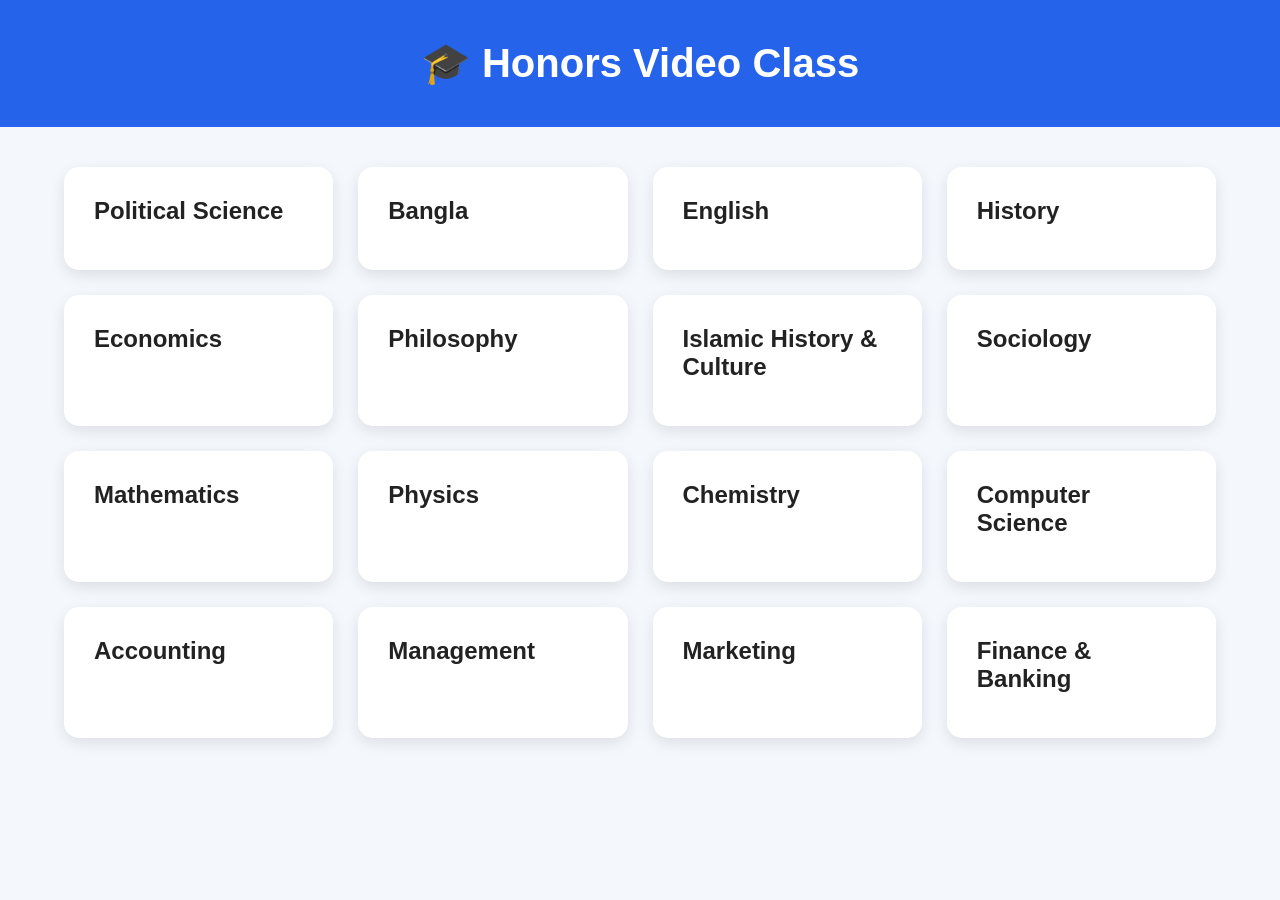
<file: index.html>
<!DOCTYPE html>
<html lang="en">
<head>
    <meta charset="UTF-8">
    <meta name="viewport" content="width=device-width, initial-scale=1.0">
    <title>Honors Video Class</title>
    <link rel="stylesheet" href="style.css">
</head>
<body>

    <header>
        <h1>🎓 Honors Video Class</h1>
    </header>

    <section class="subjects">

        <a href="versity.html" class="card">
            <h2>Political Science</h2>
        </a>

        <a href="bangla.html" class="card">
            <h2>Bangla</h2>
        </a>

        <a href="english.html" class="card">
            <h2>English</h2>
        </a>

        <a href="history/history.html" class="card">
            <h2>History</h2>
        </a>

        <a href="#" class="card">
            <h2>Economics</h2>
        </a>

        <a href="#" class="card">
            <h2>Philosophy</h2>
        </a>

        <a href="#" class="card">
            <h2>Islamic History & Culture</h2>
        </a>

        <a href="#" class="card">
            <h2>Sociology</h2>
        </a>

        <a href="#" class="card">
            <h2>Mathematics</h2>
        </a>

        <a href="#" class="card">
            <h2>Physics</h2>
        </a>

        <a href="#" class="card">
            <h2>Chemistry</h2>
        </a>

        <a href="#" class="card">
            <h2>Computer Science</h2>
        </a>

        <a href="#" class="card">
            <h2>Accounting</h2>
        </a>

        <a href="#" class="card">
            <h2>Management</h2>
        </a>

        <a href="#" class="card">
            <h2>Marketing</h2>
        </a>

        <a href="#" class="card">
            <h2>Finance & Banking</h2>
        </a>

    </section>

</body>
</html>
</file>
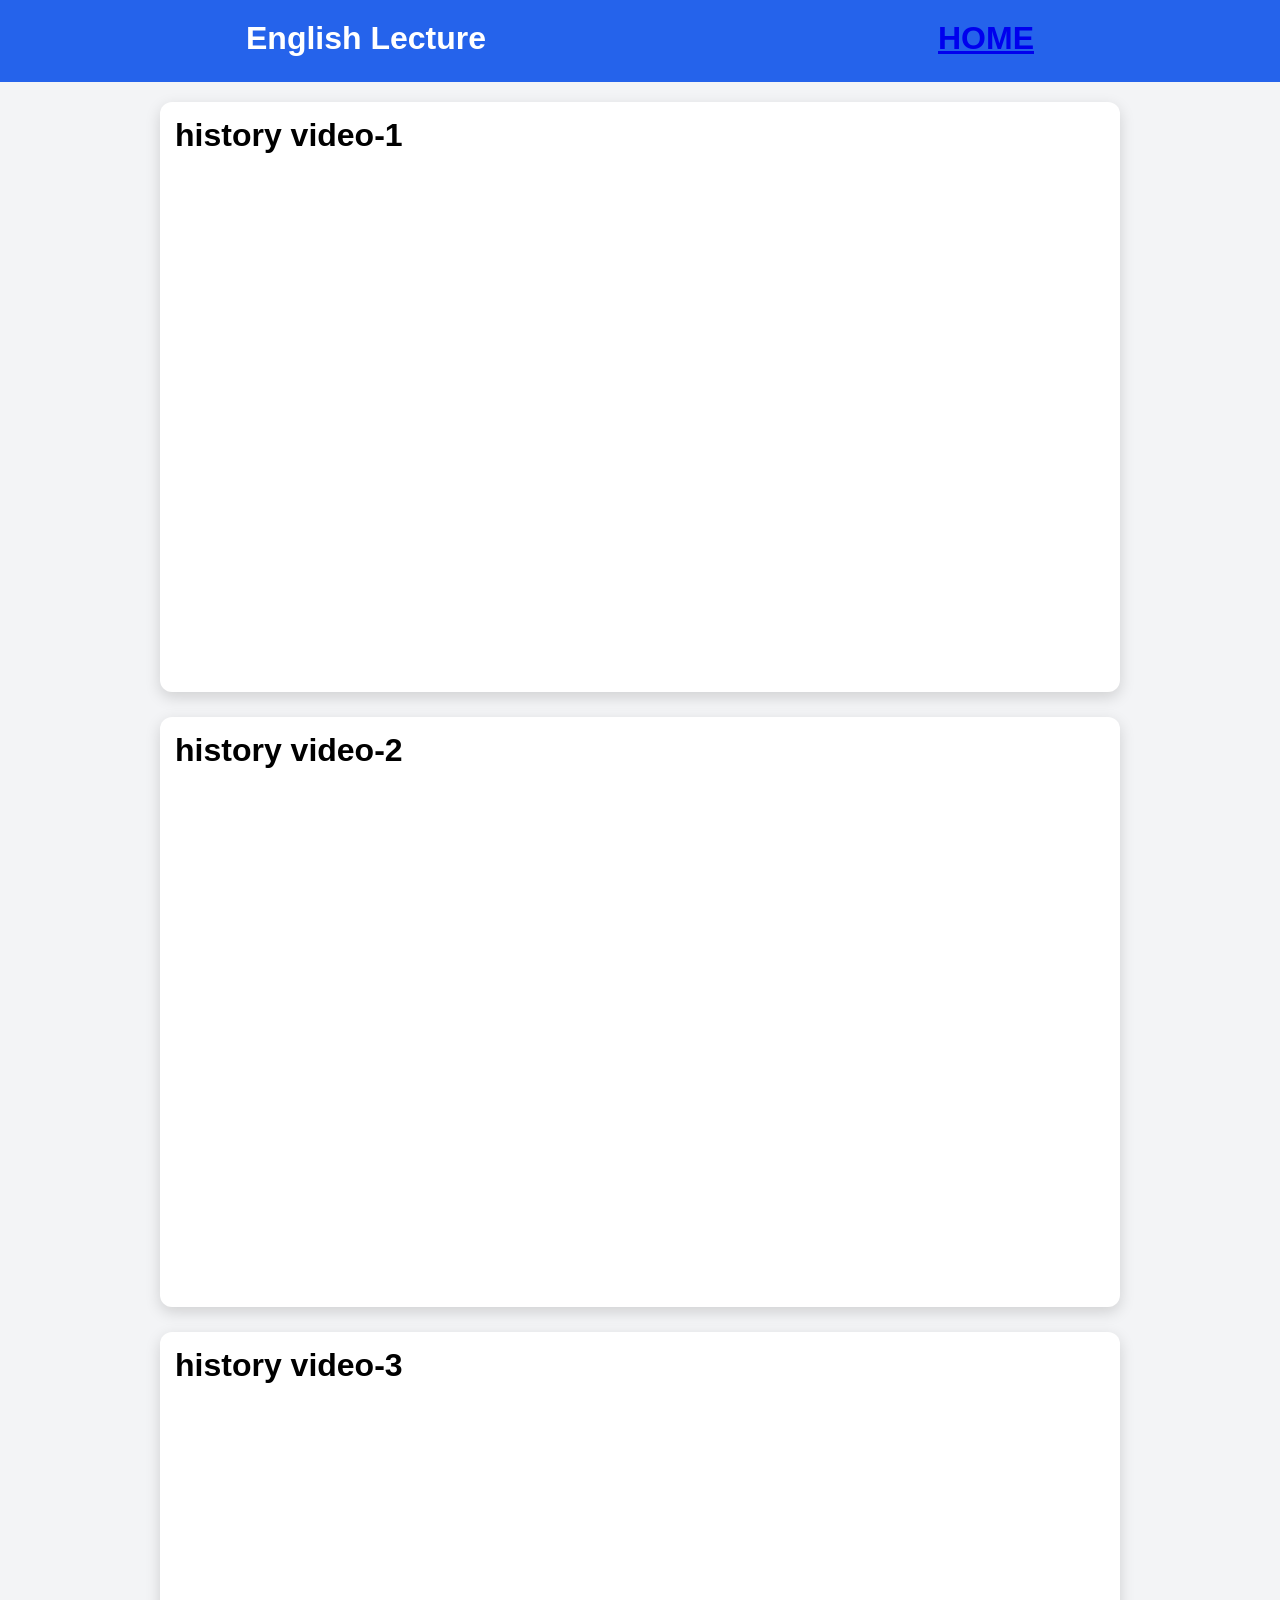
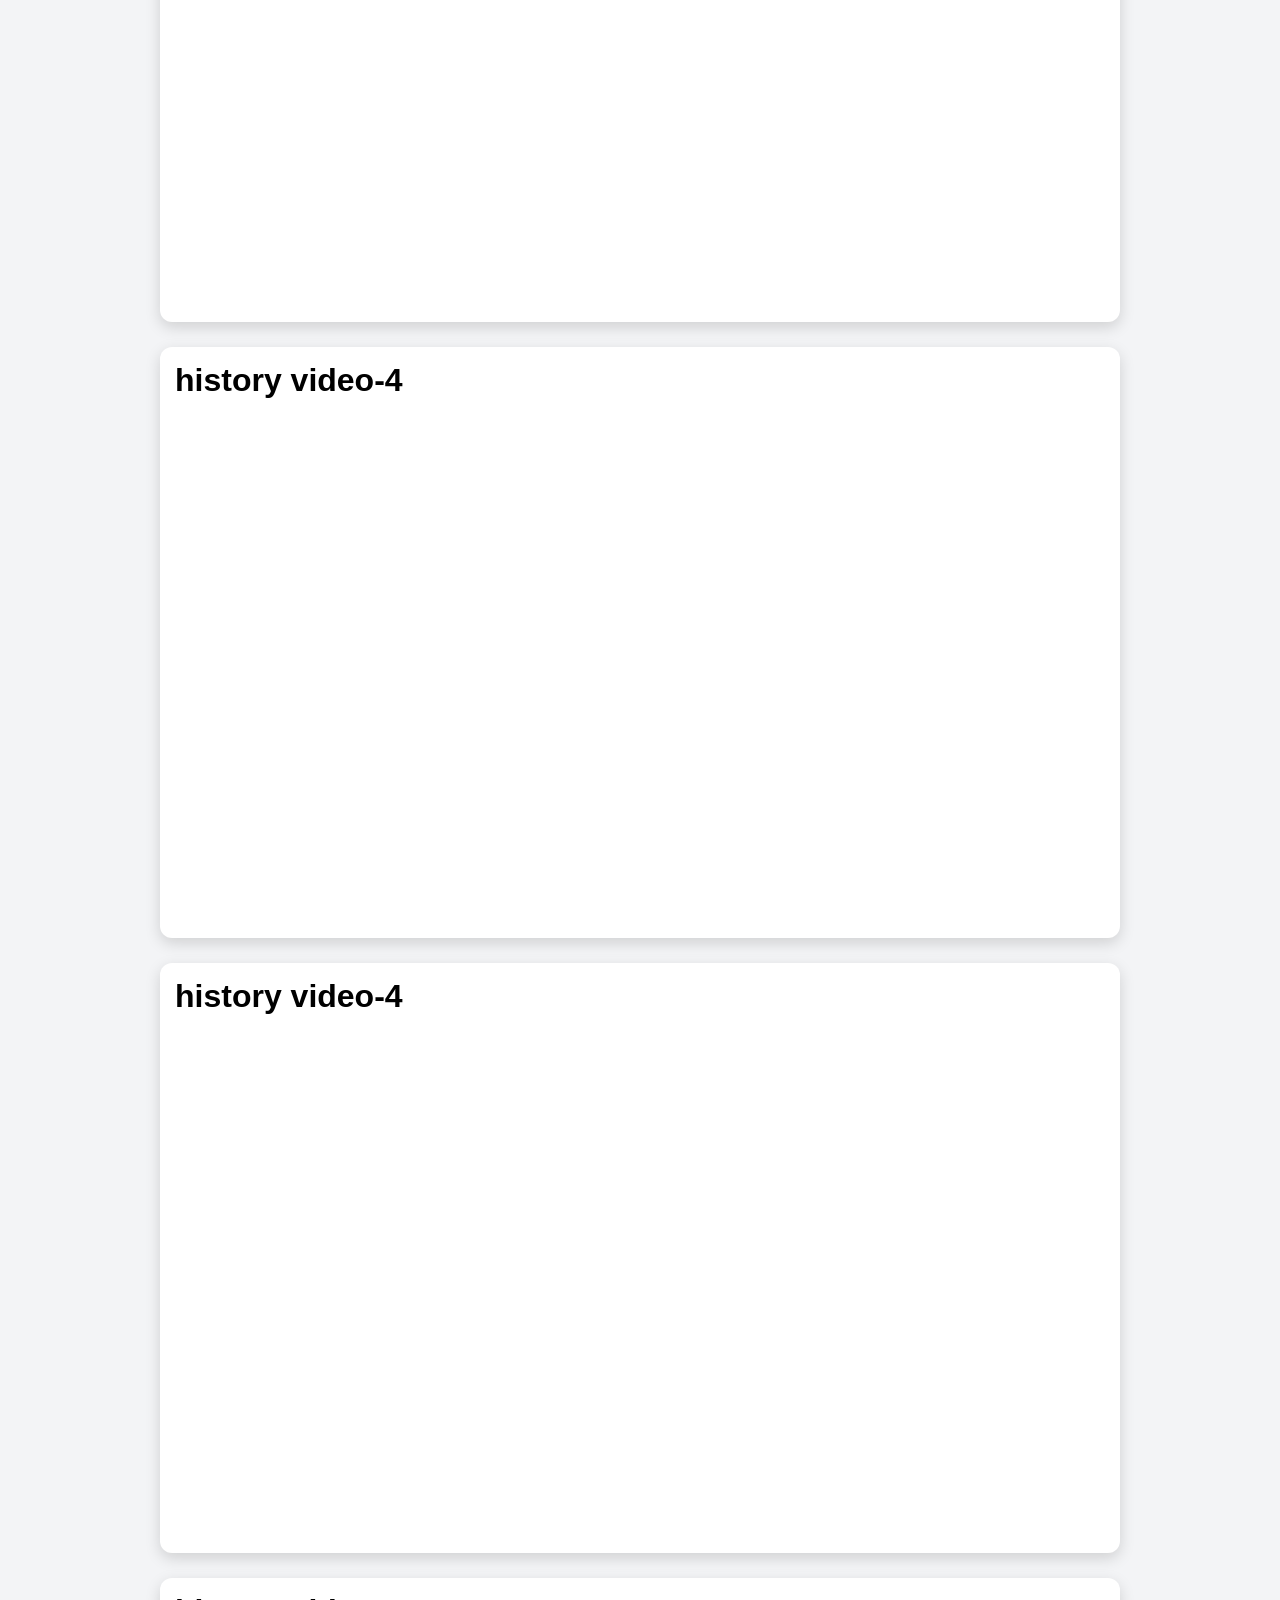
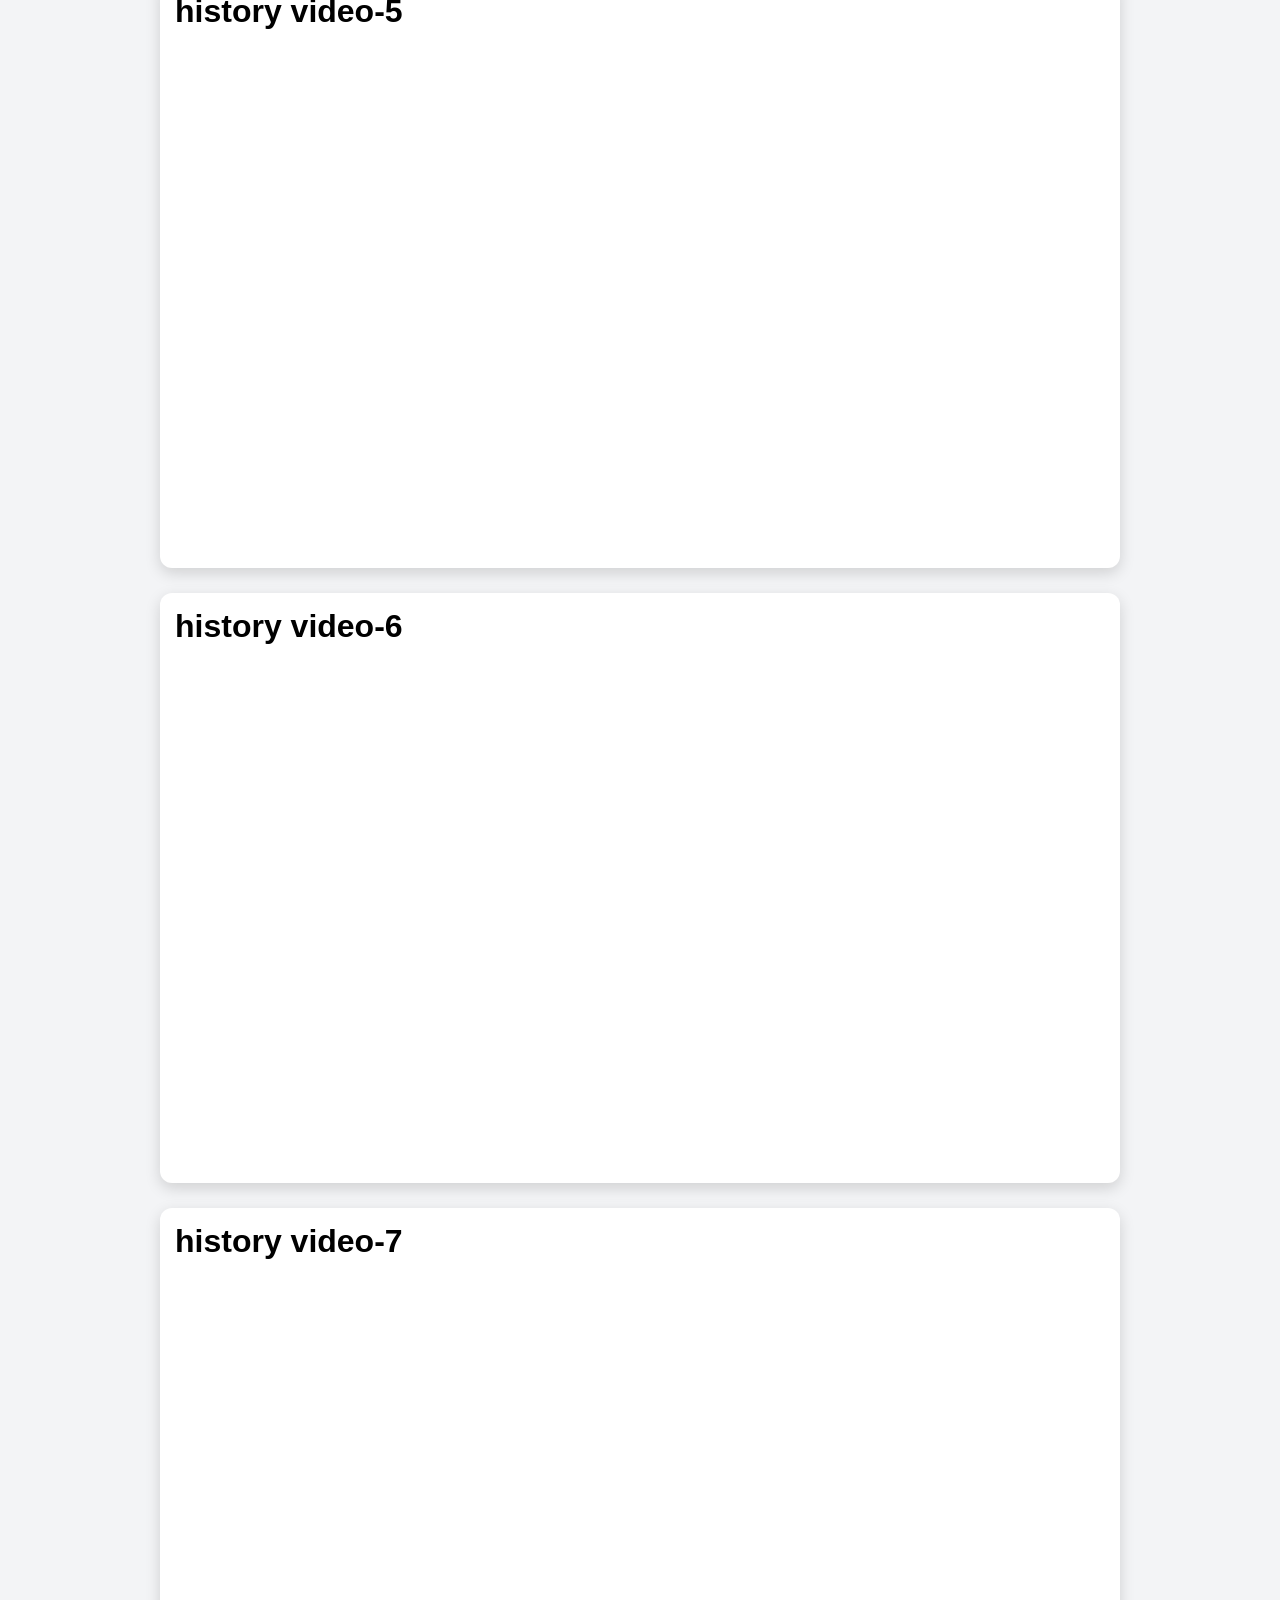
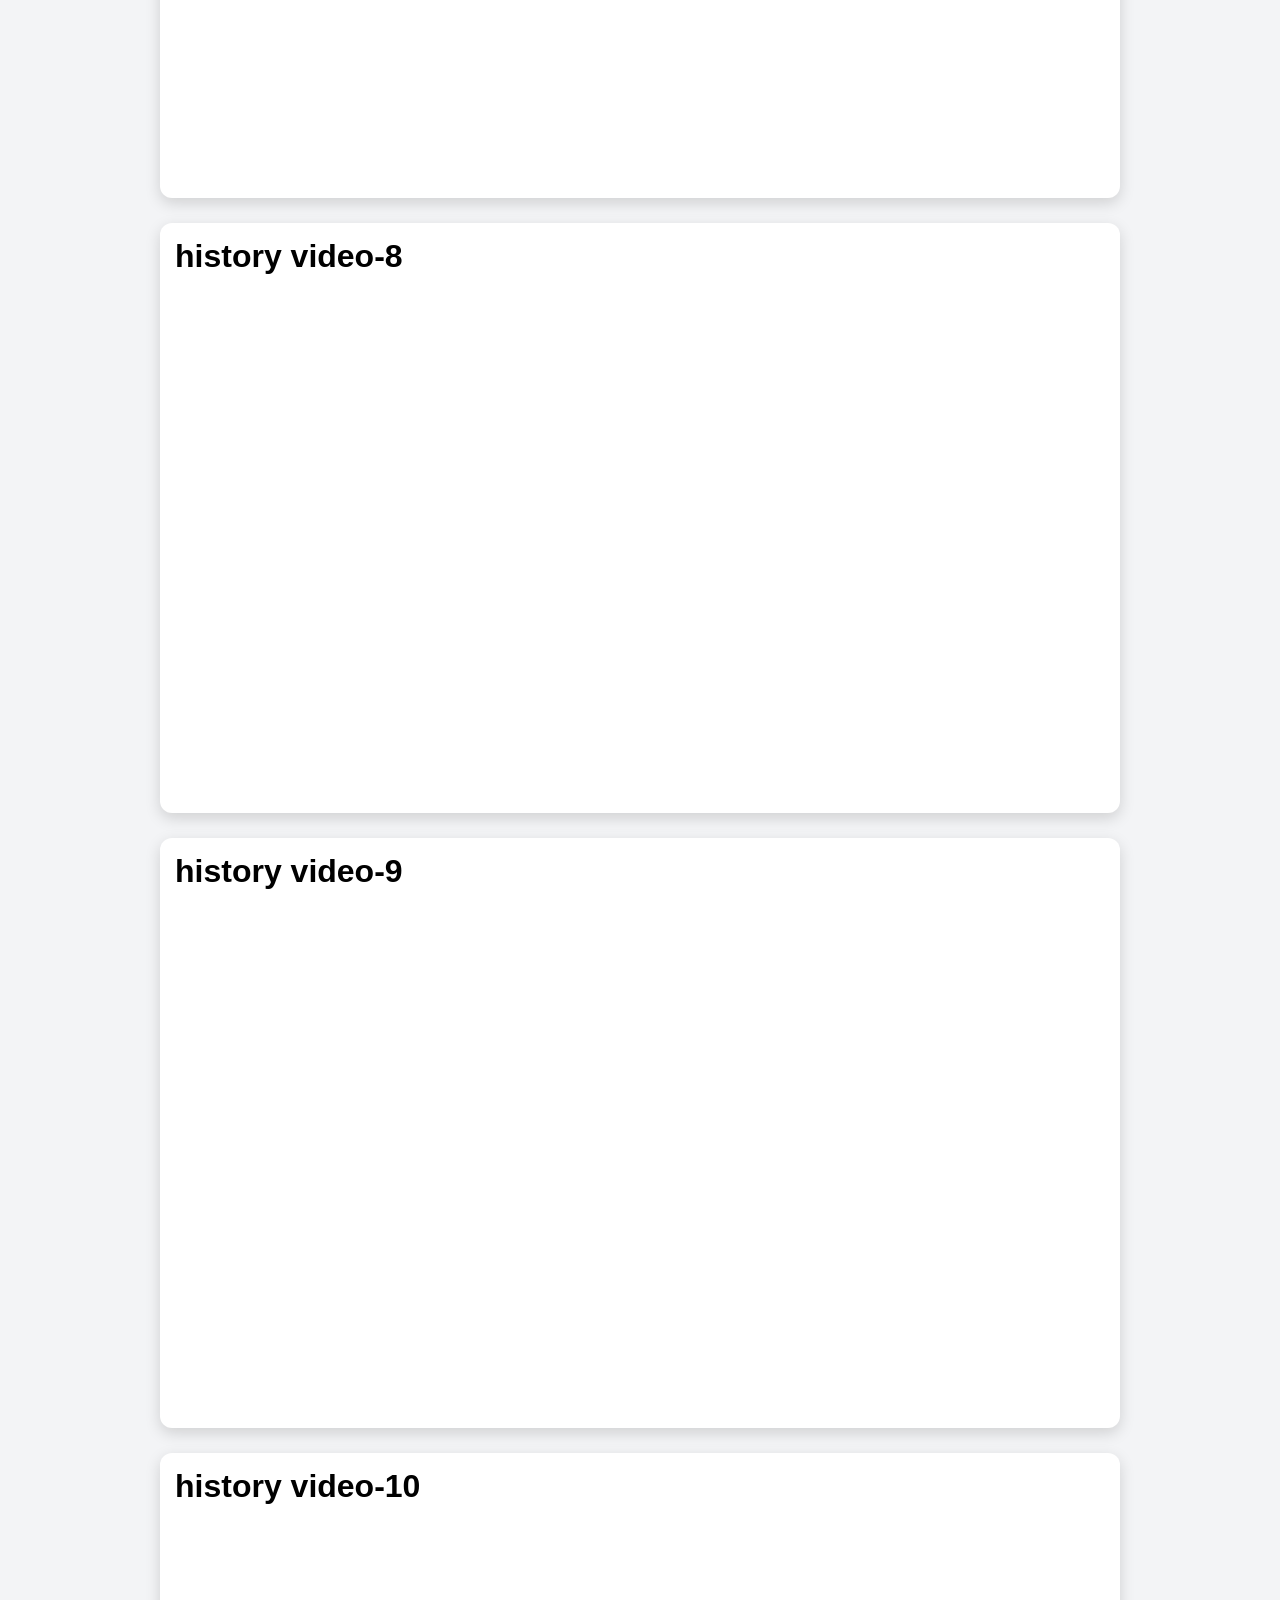
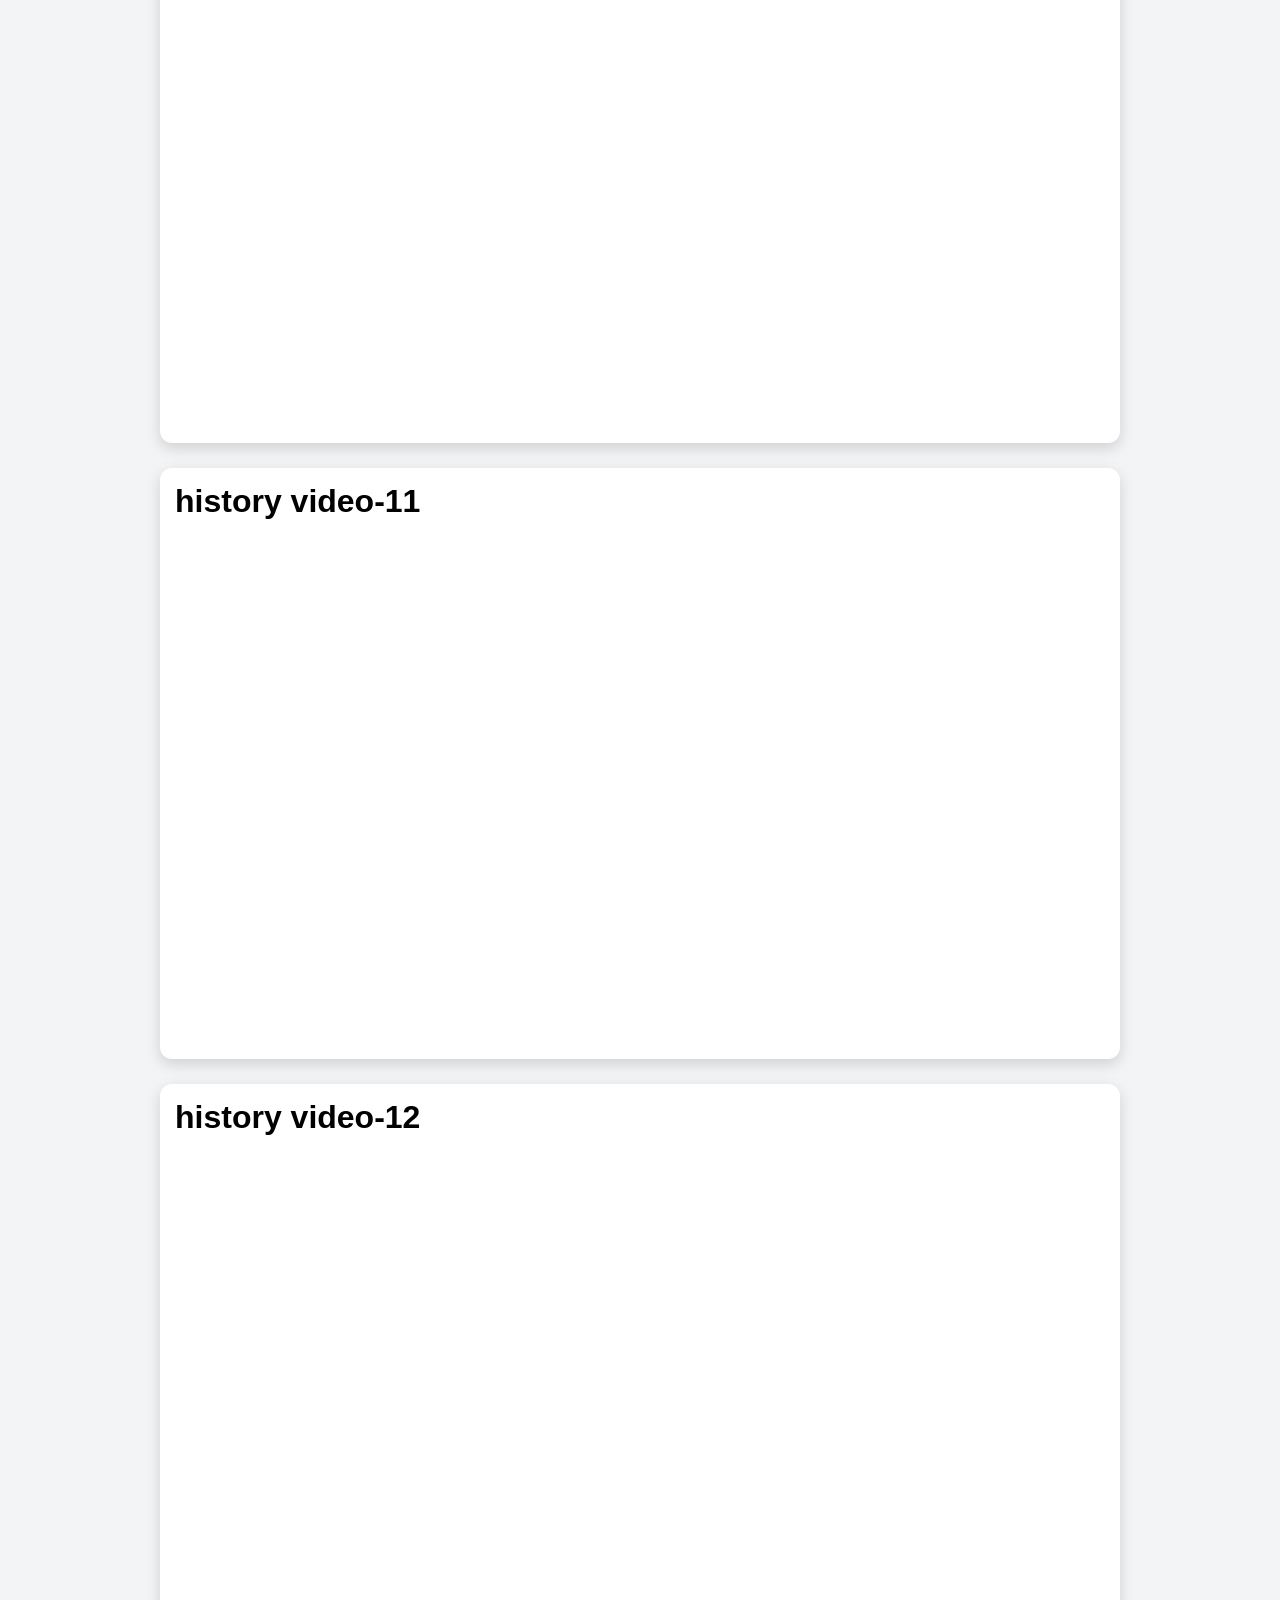
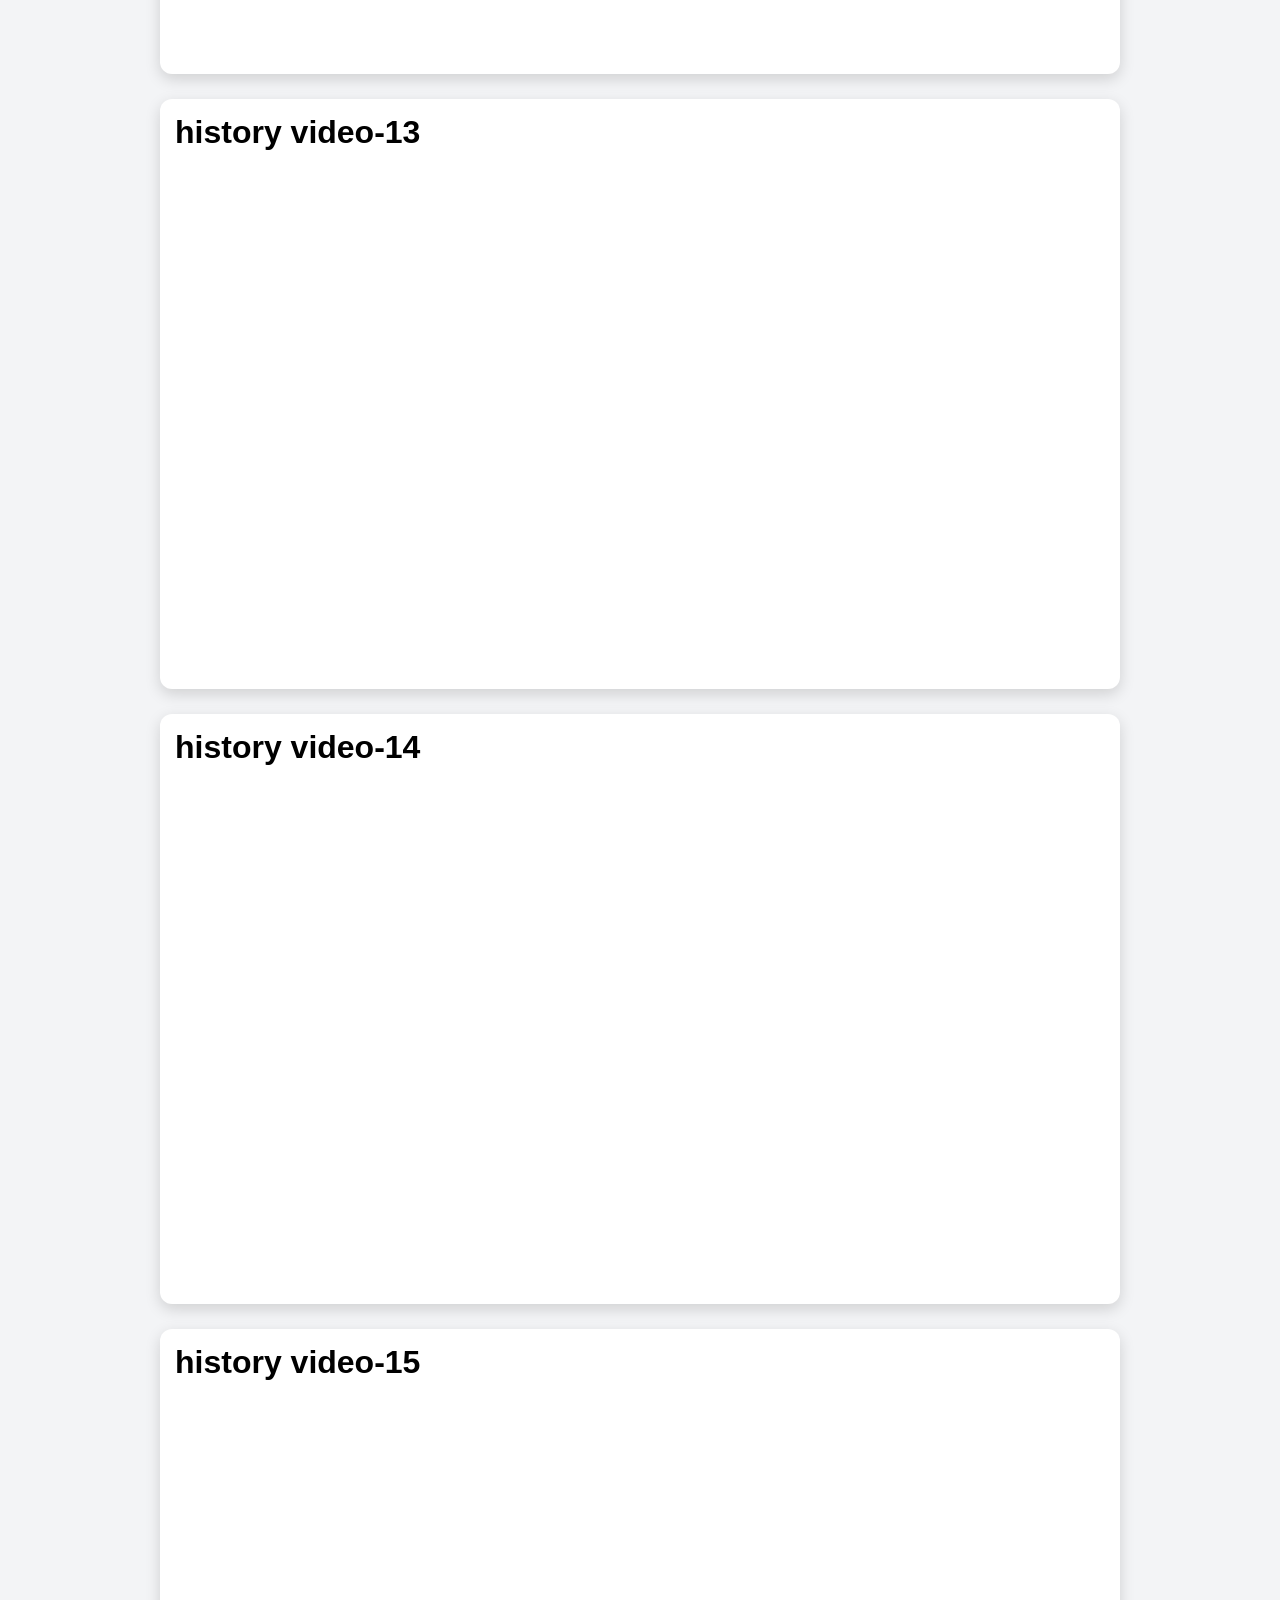
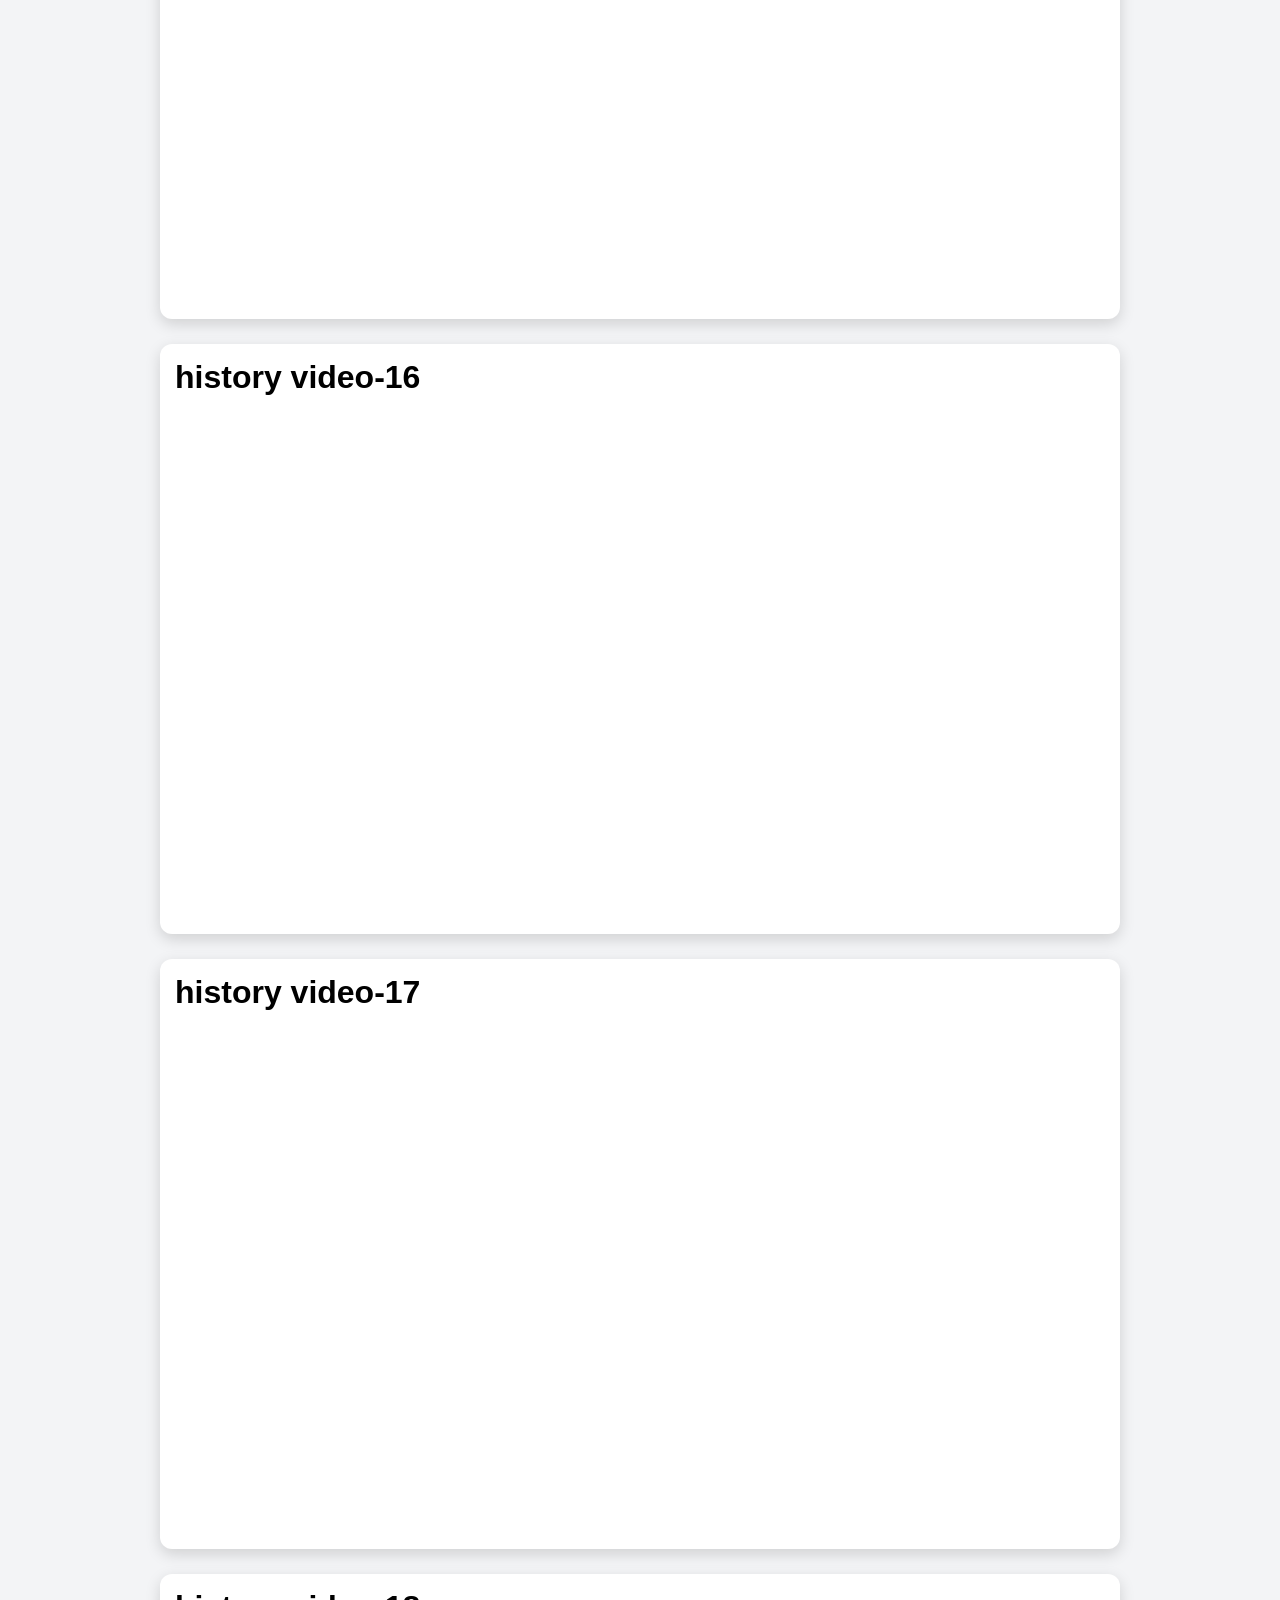
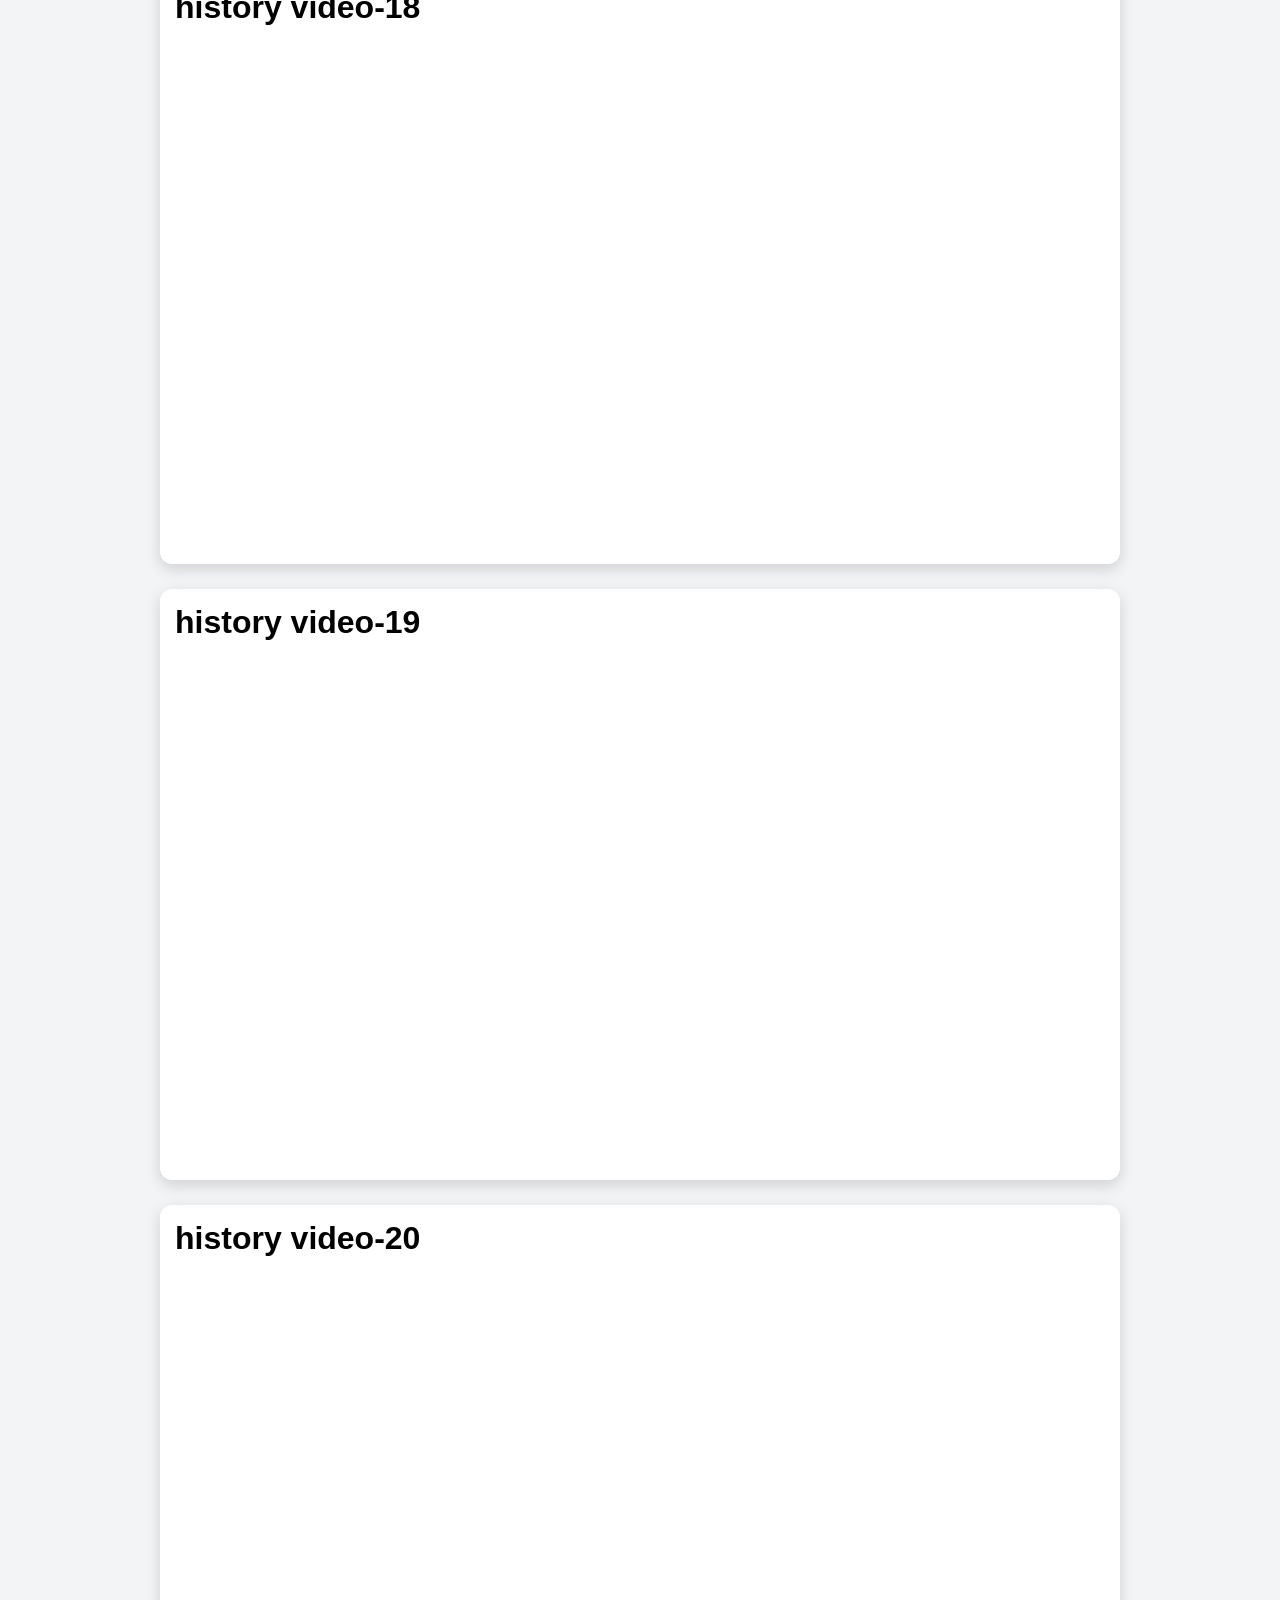
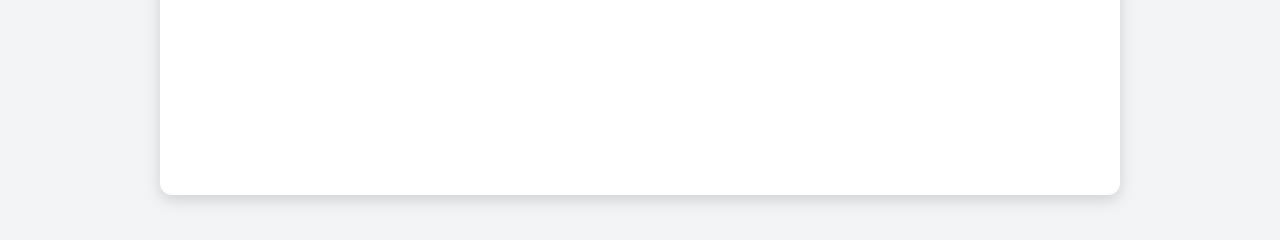
<file: bangla.html>
<!DOCTYPE html>
<html lang="en">
<head>
<meta charset="UTF-8">
<meta name="viewport" content="width=device-width, initial-scale=1.0">
<title>Political Science Video Class</title>

<link rel="stylesheet" href="english.css">

</head>
<body>

<header style="display: flex; justify-content: space-around;">

    <h1 style="margin-bottom: 5px;">English Lecture</h1>
    <h1><a href="index.html">HOME</a></h1>
</header>

<div class="container">
    <div class="video-card">
        <h1>history video-1</h1>
        <div class="video">
            <iframe width="560" height="315" src="https://www.youtube.com/embed/ozrQpedsAeY?si=F4gyf0Al3hM7DgCl" title="YouTube video player" frameborder="0" allow="accelerometer; autoplay; clipboard-write; encrypted-media; gyroscope; picture-in-picture; web-share" referrerpolicy="strict-origin-when-cross-origin" allowfullscreen></iframe>
        </div>
    </div>
    <div class="video-card">
        <h1>history video-2</h1>
        <div class="video">
            <iframe width="560" height="315" src="https://www.youtube.com/embed/xNyon4SSsrA?si=GL_5hzvru5GCCKe7" title="YouTube video player" frameborder="0" allow="accelerometer; autoplay; clipboard-write; encrypted-media; gyroscope; picture-in-picture; web-share" referrerpolicy="strict-origin-when-cross-origin" allowfullscreen></iframe>
        </div>
    </div>
    <div class="video-card">
        <h1>history video-3</h1>
        <div class="video">
            <iframe width="560" height="315" src="https://www.youtube.com/embed/ATjaT7MzY30?si=cK8xPRe7ZZZSH8iM" title="YouTube video player" frameborder="0" allow="accelerometer; autoplay; clipboard-write; encrypted-media; gyroscope; picture-in-picture; web-share" referrerpolicy="strict-origin-when-cross-origin" allowfullscreen></iframe>
        </div>
    </div>
    <div class="video-card">
        <h1>history video-4</h1>
        <div class="video">
            <iframe width="560" height="315" src="https://www.youtube.com/embed/Vq281nsg1Ms?si=g__ttlo5soKQfRUI" title="YouTube video player" frameborder="0" allow="accelerometer; autoplay; clipboard-write; encrypted-media; gyroscope; picture-in-picture; web-share" referrerpolicy="strict-origin-when-cross-origin" allowfullscreen></iframe>
        </div>
    </div>
    <div class="video-card">
        <h1>history video-4</h1>
        <div class="video">
           <iframe width="560" height="315" src="https://www.youtube.com/embed/J2ch9pzdWxA?si=1aEUahQ2ZbbEUVE5" title="YouTube video player" frameborder="0" allow="accelerometer; autoplay; clipboard-write; encrypted-media; gyroscope; picture-in-picture; web-share" referrerpolicy="strict-origin-when-cross-origin" allowfullscreen></iframe>
        </div>
    </div>
    <div class="video-card">
        <h1>history video-5</h1>
        <div class="video">
            <iframe width="560" height="315" src="https://www.youtube.com/embed/oXuWvGBvlME?si=7Z4DtPZGj5HwILdC" title="YouTube video player" frameborder="0" allow="accelerometer; autoplay; clipboard-write; encrypted-media; gyroscope; picture-in-picture; web-share" referrerpolicy="strict-origin-when-cross-origin" allowfullscreen></iframe>
            
        </div>
    </div>
    <div class="video-card">
        <h1>history video-6</h1>
        <div class="video">
            <iframe width="560" height="315" src="https://www.youtube.com/embed/lZtPVWFfE1E?si=pTUrp4M9iPwgnCI-" title="YouTube video player" frameborder="0" allow="accelerometer; autoplay; clipboard-write; encrypted-media; gyroscope; picture-in-picture; web-share" referrerpolicy="strict-origin-when-cross-origin" allowfullscreen></iframe>
        </div>
    </div>
    <div class="video-card">
        <h1>history video-7</h1>
        <div class="video">
            <iframe width="560" height="315" src="https://www.youtube.com/embed/AZXEenEDC4A?si=9FGEPBzAU2c5xv8H" title="YouTube video player" frameborder="0" allow="accelerometer; autoplay; clipboard-write; encrypted-media; gyroscope; picture-in-picture; web-share" referrerpolicy="strict-origin-when-cross-origin" allowfullscreen></iframe>
        </div>
    </div>
    <div class="video-card">
        <h1>history video-8</h1>
        <div class="video">
            <iframe width="560" height="315" src="https://www.youtube.com/embed/O8V_SFkfH-g?si=9soivgnq-HyDeCpH" title="YouTube video player" frameborder="0" allow="accelerometer; autoplay; clipboard-write; encrypted-media; gyroscope; picture-in-picture; web-share" referrerpolicy="strict-origin-when-cross-origin" allowfullscreen></iframe>
        </div>
    </div>
    <div class="video-card">
        <h1>history video-9</h1>
        <div class="video">
            <iframe width="560" height="315" src="https://www.youtube.com/embed/qzHboy2apLo?si=bXhRVu46cAKA4agJ" title="YouTube video player" frameborder="0" allow="accelerometer; autoplay; clipboard-write; encrypted-media; gyroscope; picture-in-picture; web-share" referrerpolicy="strict-origin-when-cross-origin" allowfullscreen></iframe>
        </div>
    </div>
    <div class="video-card">
        <h1>history video-10</h1>
        <div class="video"></div>
    </div>
    <div class="video-card">
        <h1>history video-11</h1>
        <div class="video"></div>
    </div>
    <div class="video-card">
        <h1>history video-12</h1>
        <div class="video"></div>
    </div>
    <div class="video-card">
        <h1>history video-13</h1>
        <div class="video"></div>
    </div>
    <div class="video-card">
        <h1>history video-14</h1>
        <div class="video"></div>
    </div>
    <div class="video-card">
        <h1>history video-15</h1>
        <div class="video"></div>
    </div>
    <div class="video-card">
        <h1>history video-16</h1>
        <div class="video"></div>
    </div>
    <div class="video-card">
        <h1>history video-17</h1>
        <div class="video"></div>
    </div>
    <div class="video-card">
        <h1>history video-18</h1>
        <div class="video"></div>
    </div>
    <div class="video-card">
        <h1>history video-19</h1>
        <div class="video"></div>
    </div>
    <div class="video-card">
        <h1>history video-20</h1>
        <div class="video"></div>
    </div>
</div>


</body>
</html>
</file>
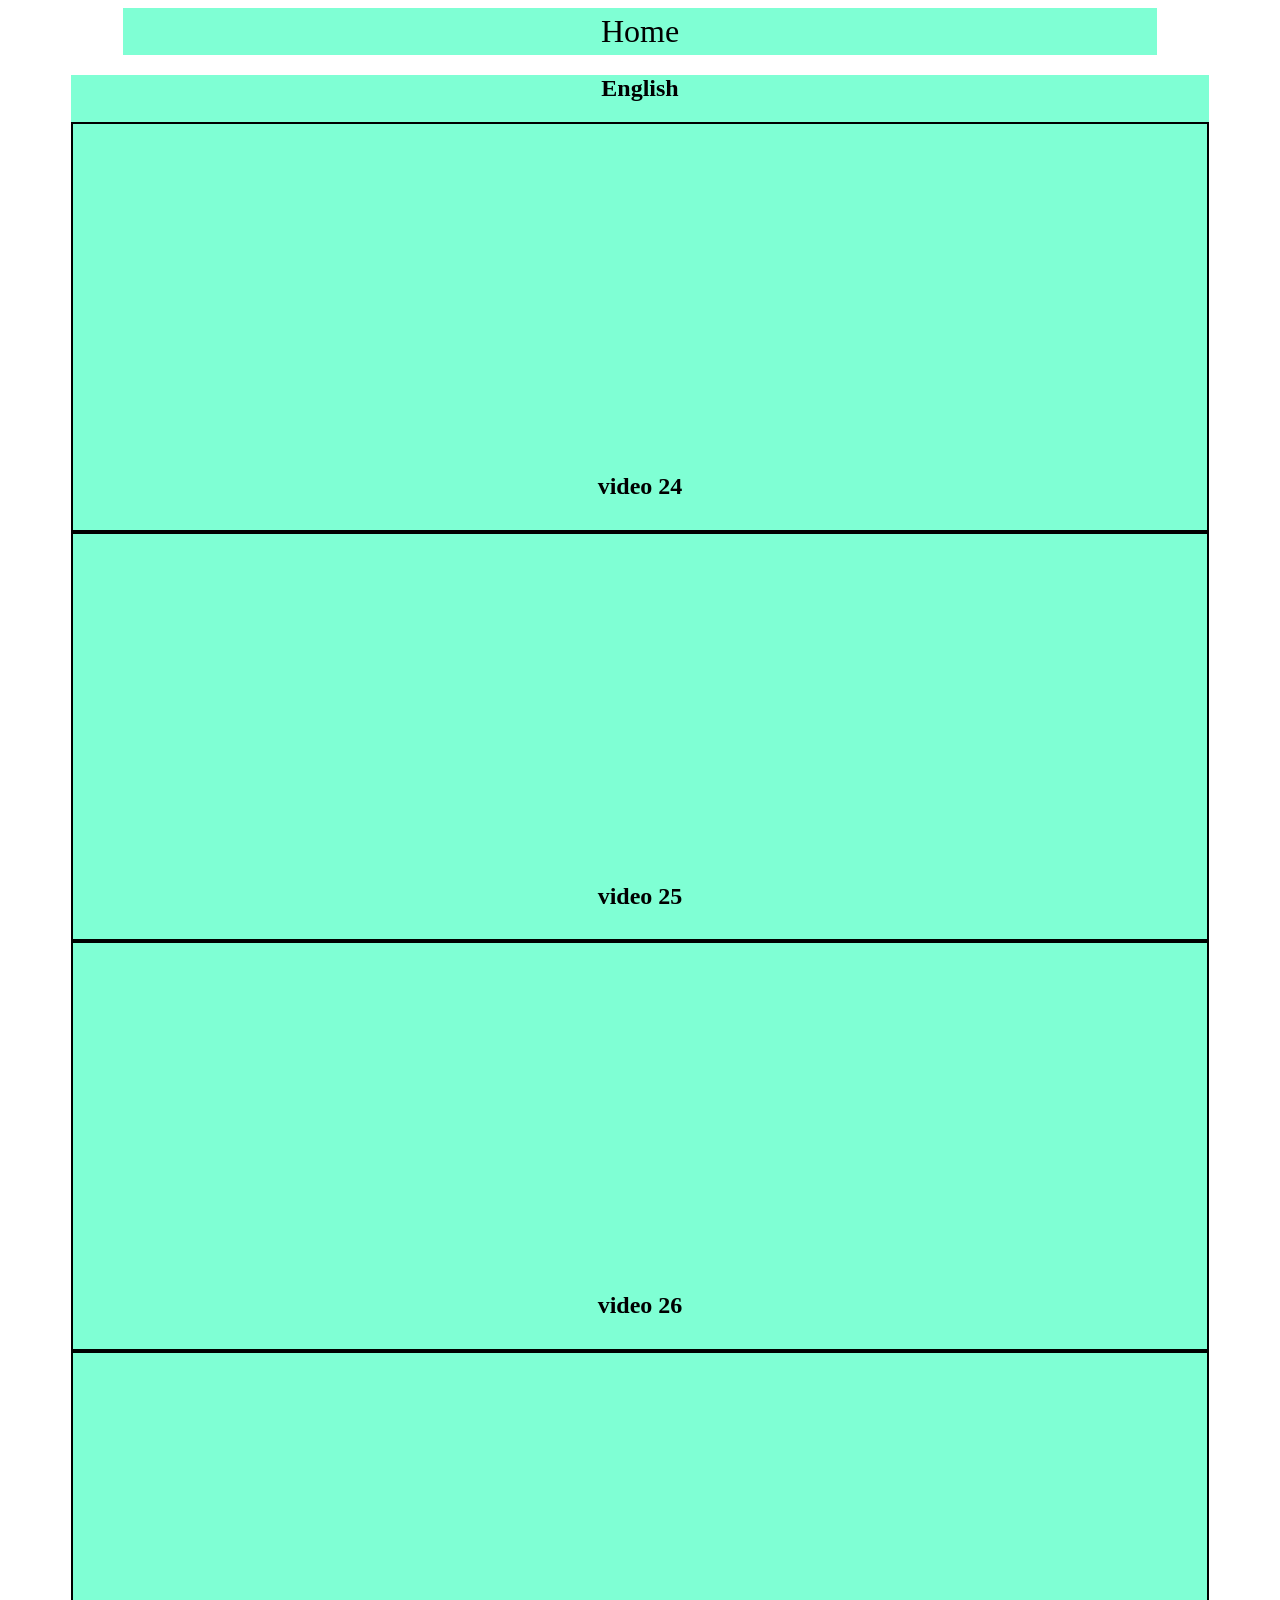
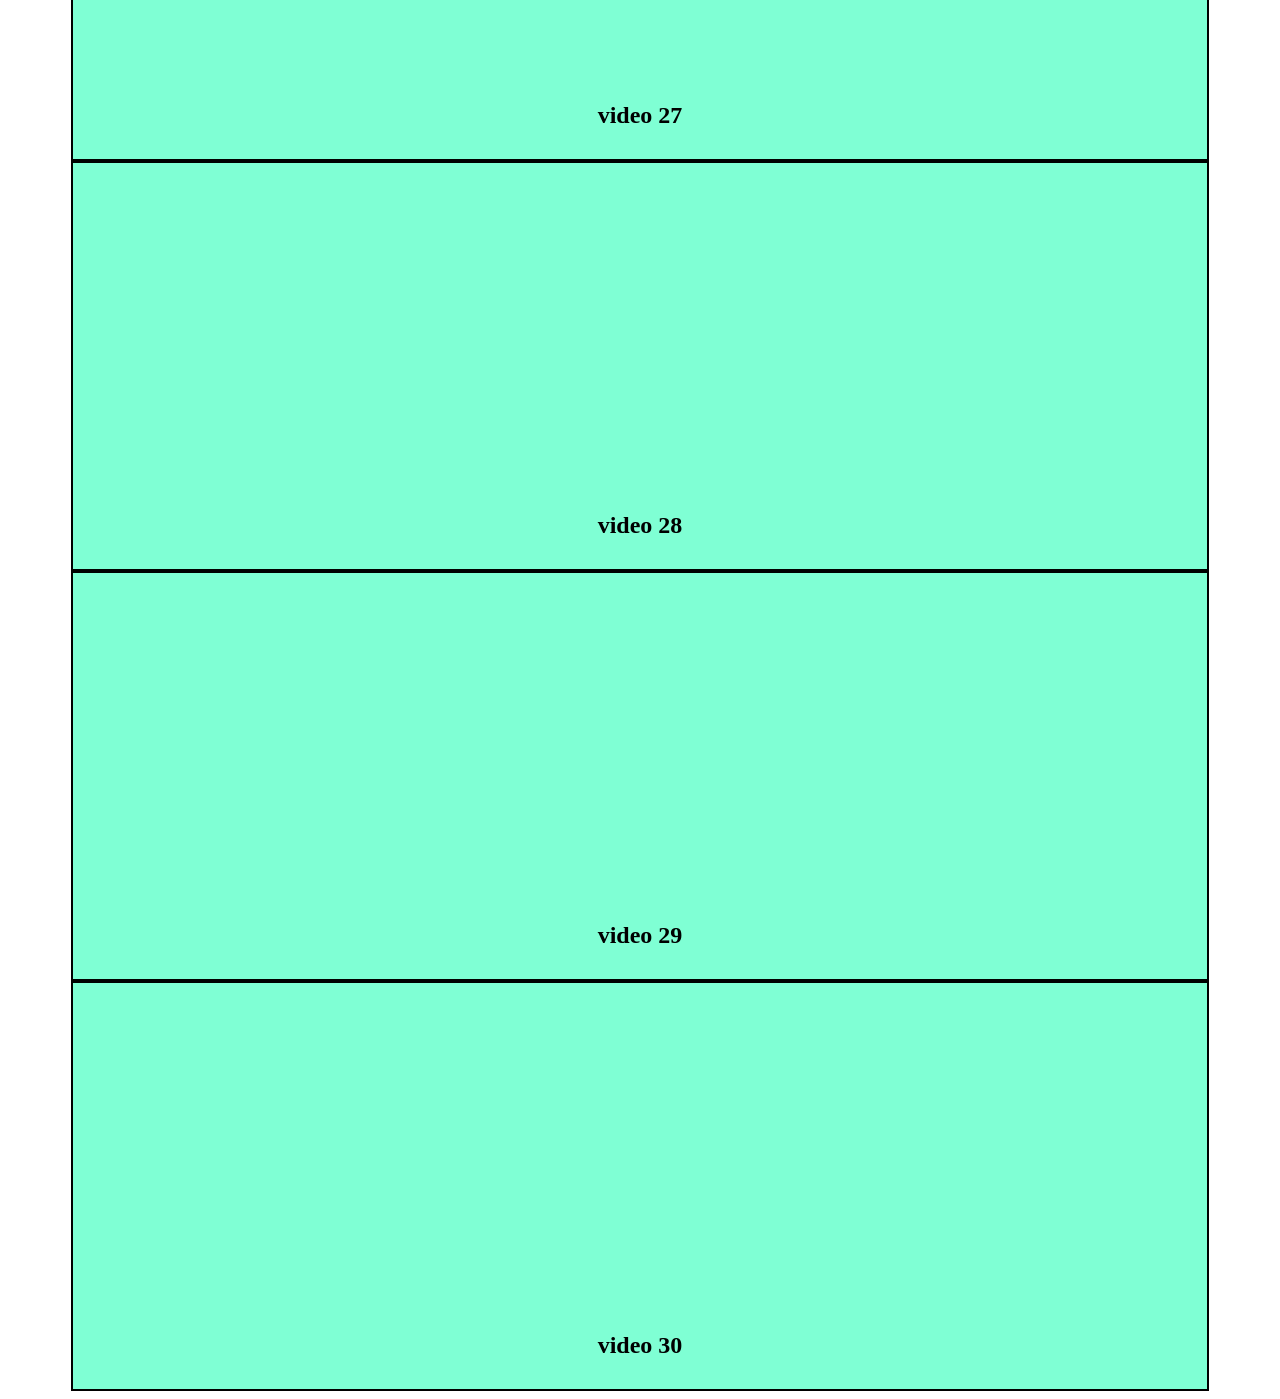
<file: english.html>
<!DOCTYPE html>
<html lang="en">
<head>
    <meta charset="UTF-8">
    <meta name="viewport" content="width=device-width, initial-scale=1.0">
    <title>English</title>
</head>
<body>
     <header> 
        <nav class="" style=" width: 90%;margin: 0 auto;">
            <ul style= " background-color: aquamarine; width: 90%; margin: 0 auto; display: flex; gap: 5%; justify-content: center;  list-style: none; font-size: 2rem; padding: 5px; ">
                <li><a style="text-decoration: none; color: black;" href="index.html">Home</a></li>
                
            </ul>
        </nav>
    </header>
    <main>
        <section style="width: 90% ; margin: 0 auto; background-color: aquamarine; text-align: center;">
            <h1>English</h1>
            <div>
                <div class="video-card" style="border: 2px solid; padding: 10px;">
                    <iframe width="560" height="315" src="https://www.youtube.com/embed/zMNveKb0_Ds?si=rdx5KIubytQTZINz" title="YouTube video player" frameborder="0" allow="accelerometer; autoplay; clipboard-write; encrypted-media; gyroscope; picture-in-picture; web-share" referrerpolicy="strict-origin-when-cross-origin" allowfullscreen></iframe>
                    <h2>video 24</h2>
                </div>
                <div class="video-card" style="border: 2px solid; padding: 10px;">
                    <iframe width="560" height="315" src="https://www.youtube.com/embed/C5kIzXAxbE0?si=dla0ZiwXlMy_pGlC" title="YouTube video player" frameborder="0" allow="accelerometer; autoplay; clipboard-write; encrypted-media; gyroscope; picture-in-picture; web-share" referrerpolicy="strict-origin-when-cross-origin" allowfullscreen></iframe>
                    <h2>video 25</h2>
                </div>
                <div class="video-card" style="border: 2px solid; padding: 10px;">
                    <iframe width="560" height="315" src="https://www.youtube.com/embed/zMNveKb0_Ds?si=rdx5KIubytQTZINz" title="YouTube video player" frameborder="0" allow="accelerometer; autoplay; clipboard-write; encrypted-media; gyroscope; picture-in-picture; web-share" referrerpolicy="strict-origin-when-cross-origin" allowfullscreen></iframe>
                    <h2>video 26</h2>
                </div>
                <div class="video-card" style="border: 2px solid; padding: 10px;">
                    <iframe width="560" height="315" src="https://www.youtube.com/embed/zMNveKb0_Ds?si=rdx5KIubytQTZINz" title="YouTube video player" frameborder="0" allow="accelerometer; autoplay; clipboard-write; encrypted-media; gyroscope; picture-in-picture; web-share" referrerpolicy="strict-origin-when-cross-origin" allowfullscreen></iframe>
                    <h2>video 27</h2>
                </div>
                <div class="video-card" style="border: 2px solid; padding: 10px;">
                    <iframe width="560" height="315" src="https://www.youtube.com/embed/zMNveKb0_Ds?si=rdx5KIubytQTZINz" title="YouTube video player" frameborder="0" allow="accelerometer; autoplay; clipboard-write; encrypted-media; gyroscope; picture-in-picture; web-share" referrerpolicy="strict-origin-when-cross-origin" allowfullscreen></iframe>
                    <h2>video 28</h2>
                </div>
                <div class="video-card" style="border: 2px solid; padding: 10px;">
                    <iframe width="560" height="315" src="https://www.youtube.com/embed/zMNveKb0_Ds?si=rdx5KIubytQTZINz" title="YouTube video player" frameborder="0" allow="accelerometer; autoplay; clipboard-write; encrypted-media; gyroscope; picture-in-picture; web-share" referrerpolicy="strict-origin-when-cross-origin" allowfullscreen></iframe>
                    <h2>video 29</h2>
                </div>
                <div class="video-card" style="border: 2px solid; padding: 10px;">
                    <iframe width="560" height="315" src="https://www.youtube.com/embed/zMNveKb0_Ds?si=rdx5KIubytQTZINz" title="YouTube video player" frameborder="0" allow="accelerometer; autoplay; clipboard-write; encrypted-media; gyroscope; picture-in-picture; web-share" referrerpolicy="strict-origin-when-cross-origin" allowfullscreen></iframe>
                    <h2>video 30</h2>
                </div>
            </div>
        </section>
    </main>
</body>
</html>
</file>
<file: style.css>
@import url('https://fonts.googleapis.com/css2?family=Inter:ital,opsz,wght@0,14..32,100..900;1,14..32,100..900&family=Open+Sans:ital,wght@0,300..800;1,300..800&family=Work+Sans:ital,wght@0,100..900;1,100..900&display=swap');

*{
    margin:0;
    padding:0;
    box-sizing:border-box;
    font-family:Arial, sans-serif;
}

body{
    background:#f4f7fc;
}

header{
    background:#2563eb;
    color:white;
    text-align:center;
    padding:40px 20px;
}

header h1{
    font-size:40px;
}

header p{
    margin-top:10px;
    font-size:18px;
}

.subjects{
    width:90%;
    margin:40px auto;

    display:grid;
    grid-template-columns:repeat(auto-fit,minmax(250px,1fr));
    gap:25px;
}

.card{
    background:white;
    text-decoration:none;
    color:#222;
    padding:30px;
    border-radius:15px;
    box-shadow:0 5px 15px rgba(0,0,0,.1);
    transition:.3s;
}

.card:hover{
    background:#2563eb;
    color:white;
    transform:translateY(-8px);
}

.card h2{
    margin-bottom:15px;
}

.card p{
    color:#666;
}

.card:hover p{
    color:white;
}
</file>
<file: english.css>
*{
margin:0;
padding:0;
box-sizing:border-box;
font-family:Arial,sans-serif;
}

body{
background:#f3f4f6;
}

header{

background:#2563eb;

padding:20px;

color:white;

text-align:center;

}

header input{

margin-top:15px;

width:100%;

max-width:500px;

padding:12px;

border:none;

border-radius:8px;

font-size:16px;

}

.container{

width:95%;

max-width:1000px;

margin:auto;

padding:20px;

}

.back{

display:inline-block;

margin-bottom:20px;

text-decoration:none;

background:#2563eb;

color:white;

padding:10px 20px;

border-radius:6px;

}

.video-card{

background:white;

padding:15px;

margin-bottom:25px;

border-radius:12px;

box-shadow:0 5px 15px rgba(0,0,0,.15);

}

.video-card h3{

margin-bottom:15px;

}

.video{

position:relative;

padding-bottom:56.25%;

height:0;

overflow:hidden;

border-radius:10px;

}

.video iframe,
.video video{

position:absolute;

top:0;

left:0;

width:100%;

height:100%;

border:none;

}

@media(max-width:768px){

header h1{

font-size:25px;

}

.container{

width:100%;

padding:15px;

}

.video-card{

padding:10px;

}

}
</file>
